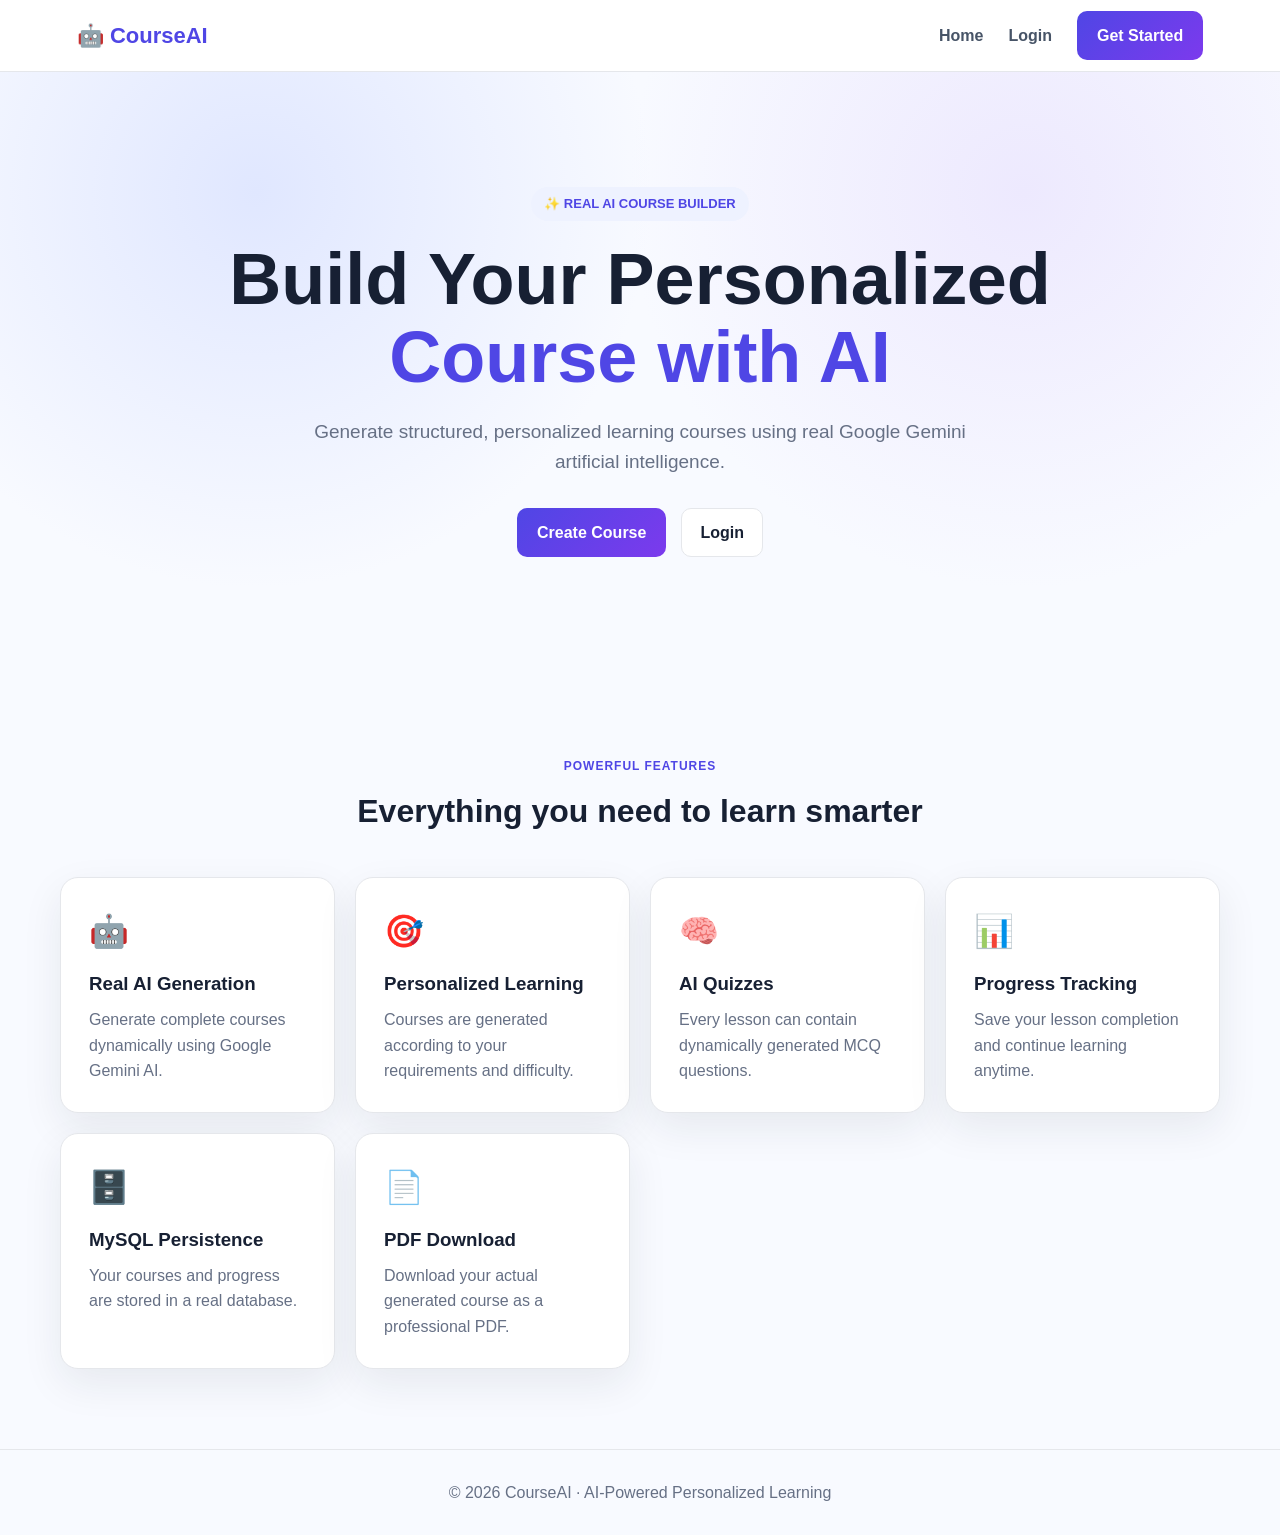
<file: frontend/index.html>
<!DOCTYPE html>
<html lang="en">
<head>
    <meta charset="UTF-8">
    <meta name="viewport"
          content="width=device-width, initial-scale=1.0">

    <title>CourseAI - AI Course Builder</title>

    <link rel="stylesheet"
          href="css/style.css">
</head>

<body>

<header class="navbar">

    <a href="index.html"
       class="logo">
        🤖 CourseAI
    </a>

    <nav>
        <a href="index.html">Home</a>
        <a href="login.html">Login</a>
        <a href="signup.html"
           class="nav-button">
            Get Started
        </a>
    </nav>

</header>

<main>

<section class="hero">

    <div class="hero-content">

        <span class="badge">
            ✨ REAL AI COURSE BUILDER
        </span>

        <h1>
            Build Your Personalized
            <span>Course with AI</span>
        </h1>

        <p>
            Generate structured, personalized
            learning courses using real Google
            Gemini artificial intelligence.
        </p>

        <div class="hero-actions">

            <a href="create-course.html"
               class="primary-btn">
                Create Course
            </a>

            <a href="login.html"
               class="secondary-btn">
                Login
            </a>

        </div>

    </div>

</section>

<section class="features">

    <div class="section-heading">
        <span>POWERFUL FEATURES</span>
        <h2>Everything you need to learn smarter</h2>
    </div>

    <div class="feature-grid">

        <article class="feature-card">
            <div>🤖</div>
            <h3>Real AI Generation</h3>
            <p>
                Generate complete courses dynamically
                using Google Gemini AI.
            </p>
        </article>

        <article class="feature-card">
            <div>🎯</div>
            <h3>Personalized Learning</h3>
            <p>
                Courses are generated according to
                your requirements and difficulty.
            </p>
        </article>

        <article class="feature-card">
            <div>🧠</div>
            <h3>AI Quizzes</h3>
            <p>
                Every lesson can contain dynamically
                generated MCQ questions.
            </p>
        </article>

        <article class="feature-card">
            <div>📊</div>
            <h3>Progress Tracking</h3>
            <p>
                Save your lesson completion and
                continue learning anytime.
            </p>
        </article>

        <article class="feature-card">
            <div>🗄️</div>
            <h3>MySQL Persistence</h3>
            <p>
                Your courses and progress are stored
                in a real database.
            </p>
        </article>

        <article class="feature-card">
            <div>📄</div>
            <h3>PDF Download</h3>
            <p>
                Download your actual generated course
                as a professional PDF.
            </p>
        </article>

    </div>

</section>

</main>

<footer>
    <p>
        © 2026 CourseAI · AI-Powered Personalized Learning
    </p>
</footer>

</body>
</html>
</file>
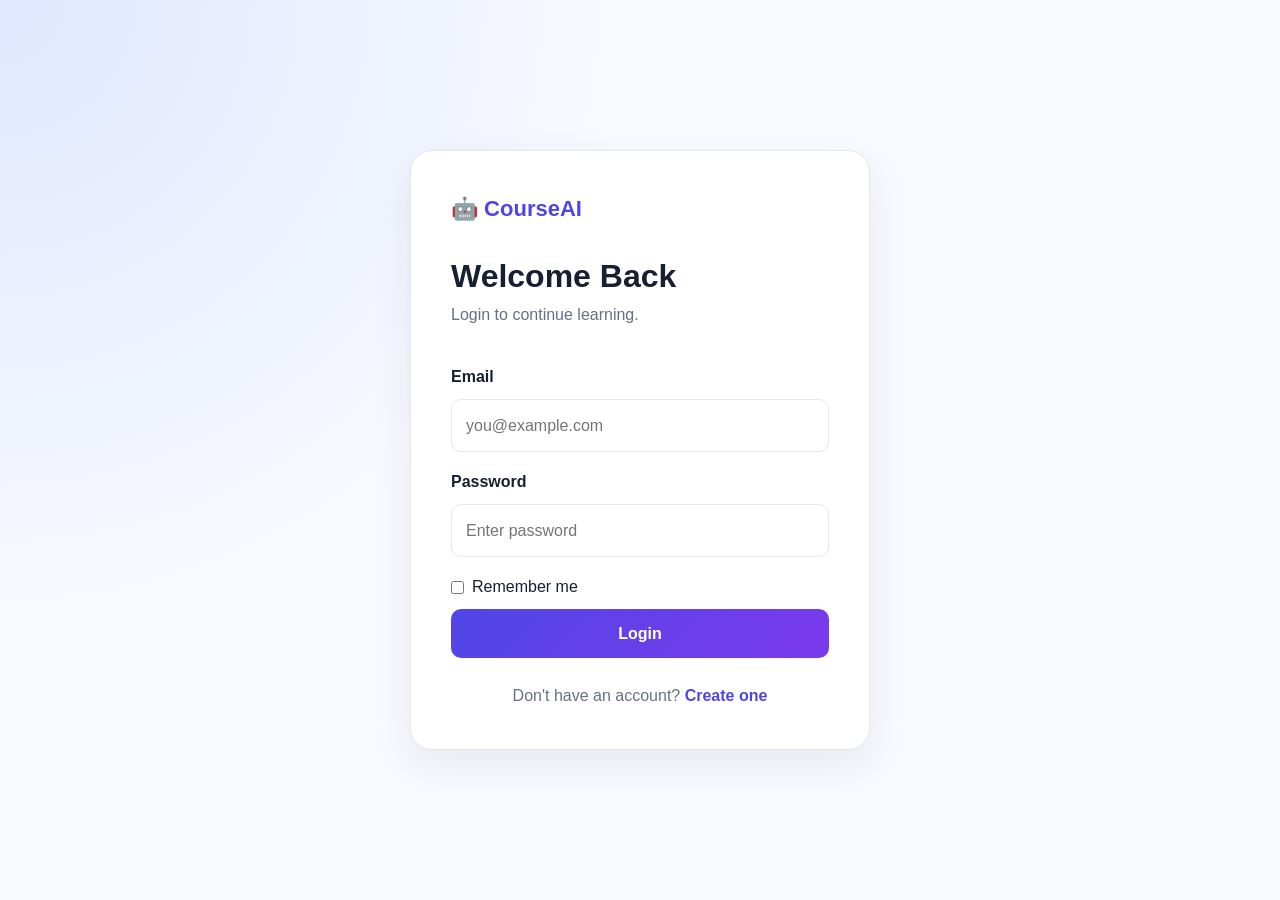
<file: frontend/course.html>
<!DOCTYPE html>
<html lang="en">

<head>

    <meta charset="UTF-8">

    <meta name="viewport"
          content="width=device-width, initial-scale=1.0">

    <title>Course - CourseAI</title>

    <link rel="stylesheet"
          href="css/style.css">

    <link rel="stylesheet"
          href="css/course.css">

</head>

<body>

<header class="navbar">

    <a href="dashboard.html"
       class="logo">
        🤖 CourseAI
    </a>

    <nav>

        <a href="dashboard.html">
            Dashboard
        </a>

        <a href="create-course.html">
            Create Course
        </a>

        <button class="logoutBtn">
            Logout
        </button>

    </nav>

</header>

<main class="course-page">

    <section class="course-header">

        <div>

            <span id="courseCategory"
                  class="course-category">
            </span>

            <h1 id="courseTitle">
                Loading course...
            </h1>

            <p id="courseDescription"></p>

            <div class="course-meta">

                <span>
                    🎯
                    <strong id="courseDifficulty">
                    </strong>
                </span>

                <span>
                    ⏱️
                    <strong id="courseDuration">
                    </strong>
                </span>

            </div>

        </div>

        <button
            id="downloadPdfBtn"
            class="secondary-btn">
            📄 Download Course PDF
        </button>

    </section>

    <div class="course-layout">

        <aside class="course-sidebar">

            <h2>
                Course Content
            </h2>

            <div
                id="chapterList">
            </div>

        </aside>

        <section class="lesson-area">

            <div class="chapter-info">

                <span>
                    CHAPTER
                </span>

                <h2 id="chapterTitle"></h2>

                <p id="chapterDescription"></p>

            </div>

            <article
                id="lessonContent"
                class="lesson-card">

            </article>

            <div
                id="quizContainer">
            </div>

            <div class="lesson-navigation">

                <button
                    id="previousLessonBtn"
                    class="secondary-btn">
                    ← Previous
                </button>

                <button
                    id="markCompleteBtn"
                    class="primary-btn">
                    ✓ Mark as Complete
                </button>

                <button
                    id="nextLessonBtn"
                    class="secondary-btn">
                    Next →
                </button>

            </div>

        </section>

    </div>

</main>

<script src="js/api.js"></script>
<script src="js/auth.js"></script>
<script src="js/course.js"></script>

</body>
</html>
</file>
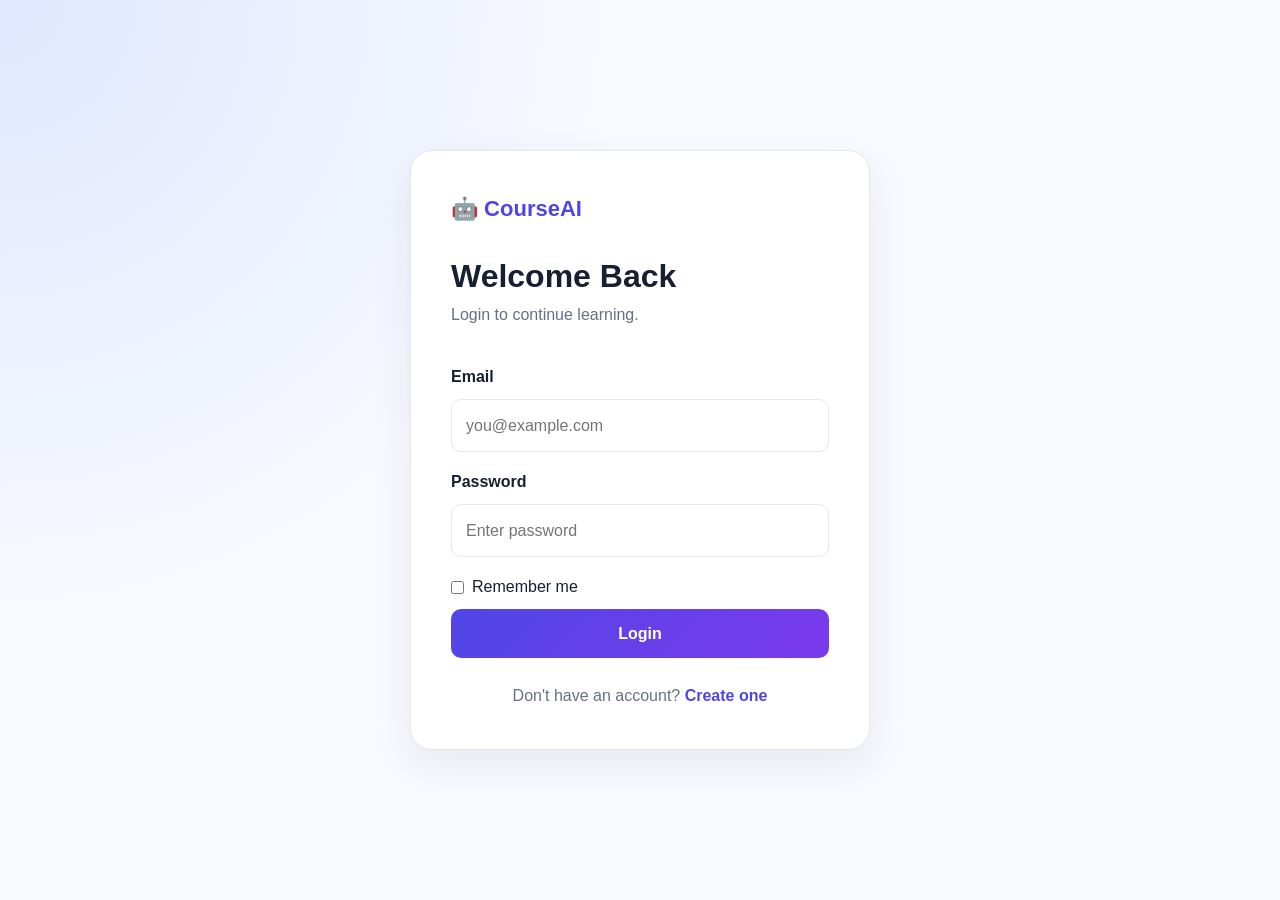
<file: frontend/create-course.html>
<!DOCTYPE html>
<html lang="en">

<head>

    <meta charset="UTF-8">

    <meta name="viewport"
          content="width=device-width, initial-scale=1.0">

    <title>Create Course - CourseAI</title>

    <link rel="stylesheet"
          href="css/style.css">

    <link rel="stylesheet"
          href="css/create-course.css">

</head>

<body>

<header class="navbar">

    <a href="dashboard.html"
       class="logo">
        🤖 CourseAI
    </a>

    <nav>

        <a href="dashboard.html">
            Dashboard
        </a>

        <a href="profile.html">
            Profile
        </a>

        <button class="logoutBtn">
            Logout
        </button>

    </nav>

</header>

<main class="create-page">

    <div class="create-header">

        <span class="badge">
            🤖 AI COURSE BUILDER
        </span>

        <h1>
            Create Your Course
        </h1>

        <p>
            Tell Gemini what you want to learn.
            CourseAI will generate the complete
            course dynamically.
        </p>

    </div>

    <form
        id="courseForm"
        class="course-form">

        <div class="form-group">

            <label>
                Course Title *
            </label>

            <input
                type="text"
                id="courseTitle"
                placeholder="Example: Python Programming"
                required>

        </div>

        <div class="form-group">

            <label>
                Category *
            </label>

            <input
                type="text"
                id="category"
                placeholder="Example: Programming"
                required>

        </div>

        <div class="form-group">

            <label>
                Difficulty *
            </label>

            <select
                id="difficulty"
                required>

                <option value="Beginner">
                    Beginner
                </option>

                <option value="Intermediate">
                    Intermediate
                </option>

                <option value="Advanced">
                    Advanced
                </option>

            </select>

        </div>

        <div class="form-group">

            <label>
                Learning Duration *
            </label>

            <input
                type="text"
                id="duration"
                placeholder="Example: 4 weeks"
                required>

        </div>

        <div class="form-group">

            <label>
                Number of Chapters *
            </label>

            <input
                type="number"
                id="chapters"
                min="1"
                max="30"
                value="8"
                required>

        </div>

        <div class="form-group full">

            <label>
                Additional Requirements
            </label>

            <textarea
                id="requirements"
                rows="6"
                placeholder="Tell AI what you want included..."></textarea>

        </div>

        <button
            id="generateBtn"
            type="submit"
            class="primary-btn generate-btn">

            ✨ Generate Course with AI

        </button>

        <div
            id="generationLoading"
            class="generation-loading">

            <div class="spinner"></div>

            <h3>
                Gemini AI is creating your course...
            </h3>

            <p>
                Creating chapters, lessons,
                examples and quizzes.
            </p>

        </div>

    </form>

</main>

<script src="js/api.js"></script>
<script src="js/auth.js"></script>
<script src="js/create-course.js"></script>

</body>
</html>
</file>
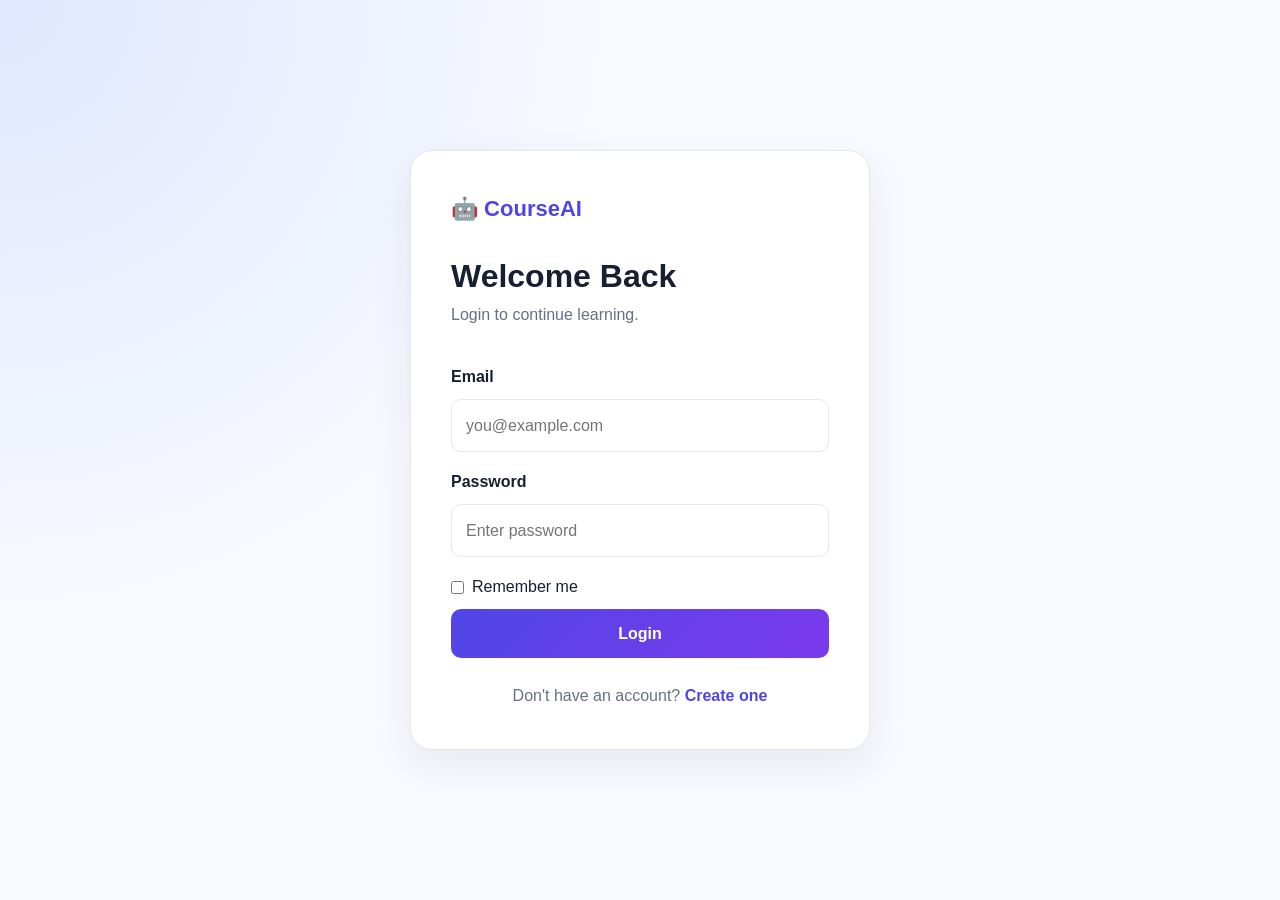
<file: frontend/dashboard.html>
<!DOCTYPE html>
<html lang="en">
<head>
    <meta charset="UTF-8">

    <meta name="viewport"
          content="width=device-width, initial-scale=1.0">

    <title>Dashboard - CourseAI</title>

    <link rel="stylesheet"
          href="css/style.css">

    <link rel="stylesheet"
          href="css/dashboard.css">
</head>

<body>

<header class="navbar">

    <a href="dashboard.html"
       class="logo">
        🤖 CourseAI
    </a>

    <nav>

        <a href="dashboard.html">
            Dashboard
        </a>

        <a href="create-course.html">
            Create Course
        </a>

        <a href="profile.html">
            Profile
        </a>

        <button class="logoutBtn">
            Logout
        </button>

    </nav>

</header>

<main class="dashboard">

    <section class="dashboard-header">

        <div>

            <p class="eyebrow">
                YOUR LEARNING SPACE
            </p>

            <h1>
                Welcome,
                <span data-user-name>
                    Student
                </span> 👋
            </h1>

            <p>
                Continue your AI-powered learning journey.
            </p>

        </div>

        <a href="create-course.html"
           class="primary-btn">
            + Create New Course
        </a>

    </section>

    <section class="stats-grid">

        <div class="stat-card">
            <span>📚</span>
            <strong id="totalCourses">0</strong>
            <p>Total Courses</p>
        </div>

        <div class="stat-card">
            <span>✅</span>
            <strong id="completedCourses">0</strong>
            <p>Completed</p>
        </div>

        <div class="stat-card">
            <span>🚀</span>
            <strong id="inProgressCourses">0</strong>
            <p>In Progress</p>
        </div>

        <div class="stat-card">
            <span>📖</span>
            <strong id="lessonsCompleted">0</strong>
            <p>Lessons Completed</p>
        </div>

    </section>

    <section>

        <div class="section-heading inline-heading">

            <div>
                <span>MY COURSES</span>
                <h2>Your Courses</h2>
            </div>

            <a href="create-course.html">
                Create Course →
            </a>

        </div>

        <div
            id="coursesContainer"
            class="course-grid">

        </div>

    </section>

</main>

<script src="js/api.js"></script>
<script src="js/auth.js"></script>
<script src="js/dashboard.js"></script>

</body>
</html>
</file>
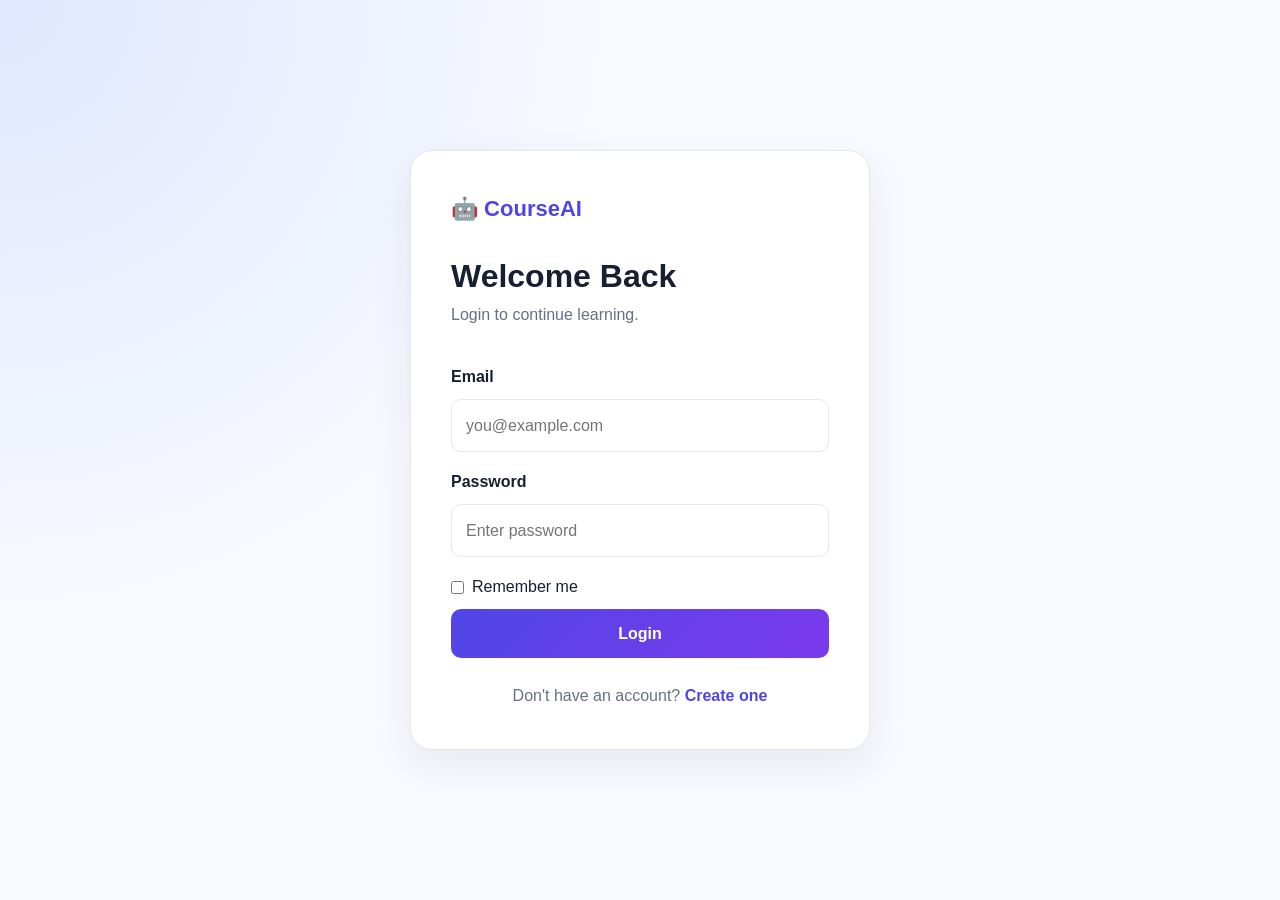
<file: frontend/login.html>
<!DOCTYPE html>
<html lang="en">
<head>
    <meta charset="UTF-8">
    <meta name="viewport"
          content="width=device-width, initial-scale=1.0">

    <title>Login - CourseAI</title>

    <link rel="stylesheet"
          href="css/style.css">

    <link rel="stylesheet"
          href="css/auth.css">
</head>

<body class="auth-page">

<div class="auth-card">

    <a href="index.html"
       class="logo">
        🤖 CourseAI
    </a>

    <h1>Welcome Back</h1>

    <p class="auth-subtitle">
        Login to continue learning.
    </p>

    <form id="loginForm">

        <label>Email</label>

        <input
            type="email"
            id="email"
            placeholder="you@example.com"
            required>

        <label>Password</label>

        <input
            type="password"
            id="password"
            placeholder="Enter password"
            required>

        <label class="checkbox-row">

            <input
                type="checkbox"
                id="rememberMe">

            Remember me

        </label>

        <button
            type="submit"
            class="primary-btn">
            Login
        </button>

    </form>

    <p class="auth-bottom">
        Don't have an account?
        <a href="signup.html">
            Create one
        </a>
    </p>

</div>

<script src="js/api.js"></script>
<script src="js/auth.js"></script>

</body>
</html>
</file>
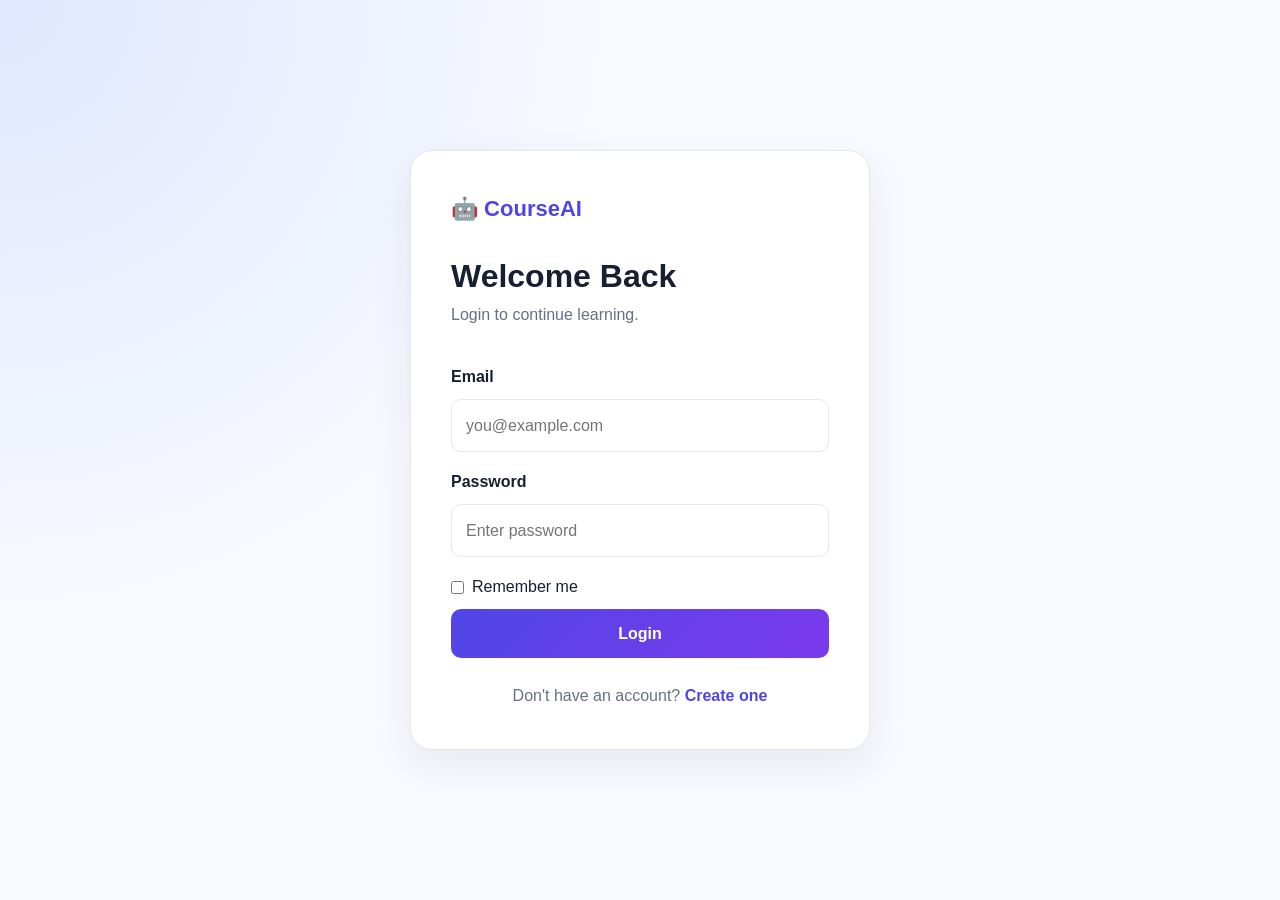
<file: frontend/profile.html>
<!DOCTYPE html>
<html lang="en">

<head>

    <meta charset="UTF-8">

    <meta name="viewport"
          content="width=device-width, initial-scale=1.0">

    <title>Profile - CourseAI</title>

    <link rel="stylesheet"
          href="css/style.css">

</head>

<body>

<header class="navbar">

    <a href="dashboard.html"
       class="logo">
        🤖 CourseAI
    </a>

    <nav>

        <a href="dashboard.html">
            Dashboard
        </a>

        <a href="create-course.html">
            Create Course
        </a>

        <button class="logoutBtn">
            Logout
        </button>

    </nav>

</header>

<main class="profile-page">

    <div class="profile-card">

        <div class="profile-avatar">
            👤
        </div>

        <h1 id="profileName">
            User
        </h1>

        <p id="profileEmail">
            -
        </p>

        <span id="profileRole"
              class="badge">
            student
        </span>

        <hr>

        <div class="profile-info">

            <label>Full Name</label>

            <input
                id="fullName"
                type="text"
                readonly>

            <label>Email</label>

            <input
                id="email"
                type="email"
                readonly>

        </div>

    </div>

</main>

<script src="js/api.js"></script>
<script src="js/auth.js"></script>
<script src="js/profile.js"></script>

</body>
</html>
</file>
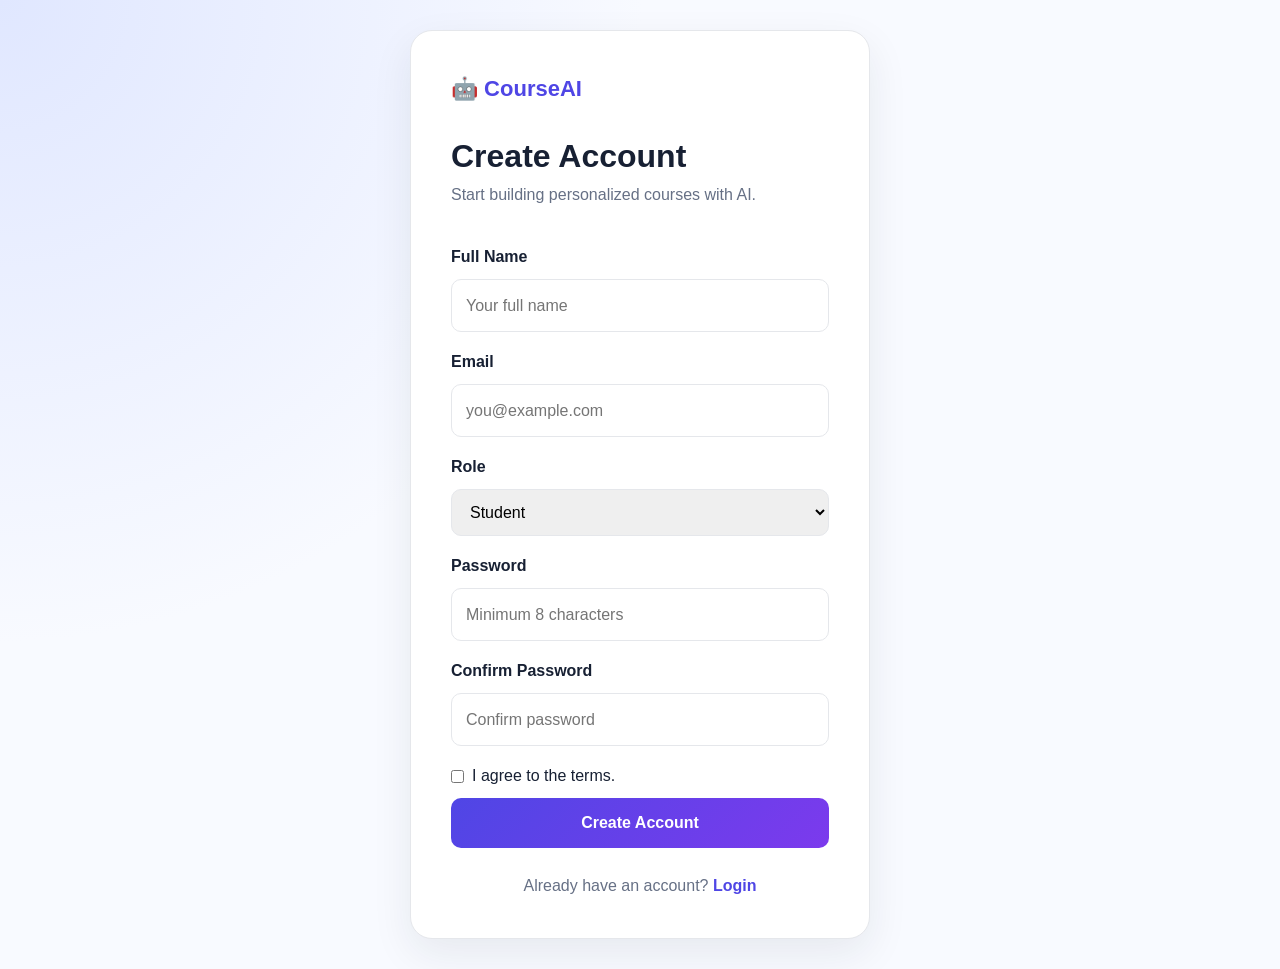
<file: frontend/signup.html>
<!DOCTYPE html>
<html lang="en">
<head>
    <meta charset="UTF-8">
    <meta name="viewport"
          content="width=device-width, initial-scale=1.0">

    <title>Create Account - CourseAI</title>

    <link rel="stylesheet"
          href="css/style.css">

    <link rel="stylesheet"
          href="css/auth.css">
</head>

<body class="auth-page">

<div class="auth-card">

    <a href="index.html"
       class="logo">
        🤖 CourseAI
    </a>

    <h1>Create Account</h1>

    <p class="auth-subtitle">
        Start building personalized courses with AI.
    </p>

    <form id="signupForm">

        <label>Full Name</label>

        <input
            type="text"
            id="fullName"
            placeholder="Your full name"
            required>

        <label>Email</label>

        <input
            type="email"
            id="email"
            placeholder="you@example.com"
            required>

        <label>Role</label>

        <select id="role">

            <option value="student">
                Student
            </option>

            <option value="instructor">
                Instructor
            </option>

        </select>

        <label>Password</label>

        <input
            type="password"
            id="password"
            placeholder="Minimum 8 characters"
            required>

        <label>Confirm Password</label>

        <input
            type="password"
            id="confirmPassword"
            placeholder="Confirm password"
            required>

        <label class="checkbox-row">

            <input
                type="checkbox"
                id="terms">

            I agree to the terms.

        </label>

        <button
            type="submit"
            class="primary-btn">
            Create Account
        </button>

    </form>

    <p class="auth-bottom">
        Already have an account?
        <a href="login.html">
            Login
        </a>
    </p>

</div>

<script src="js/api.js"></script>
<script src="js/auth.js"></script>

</body>
</html>
</file>
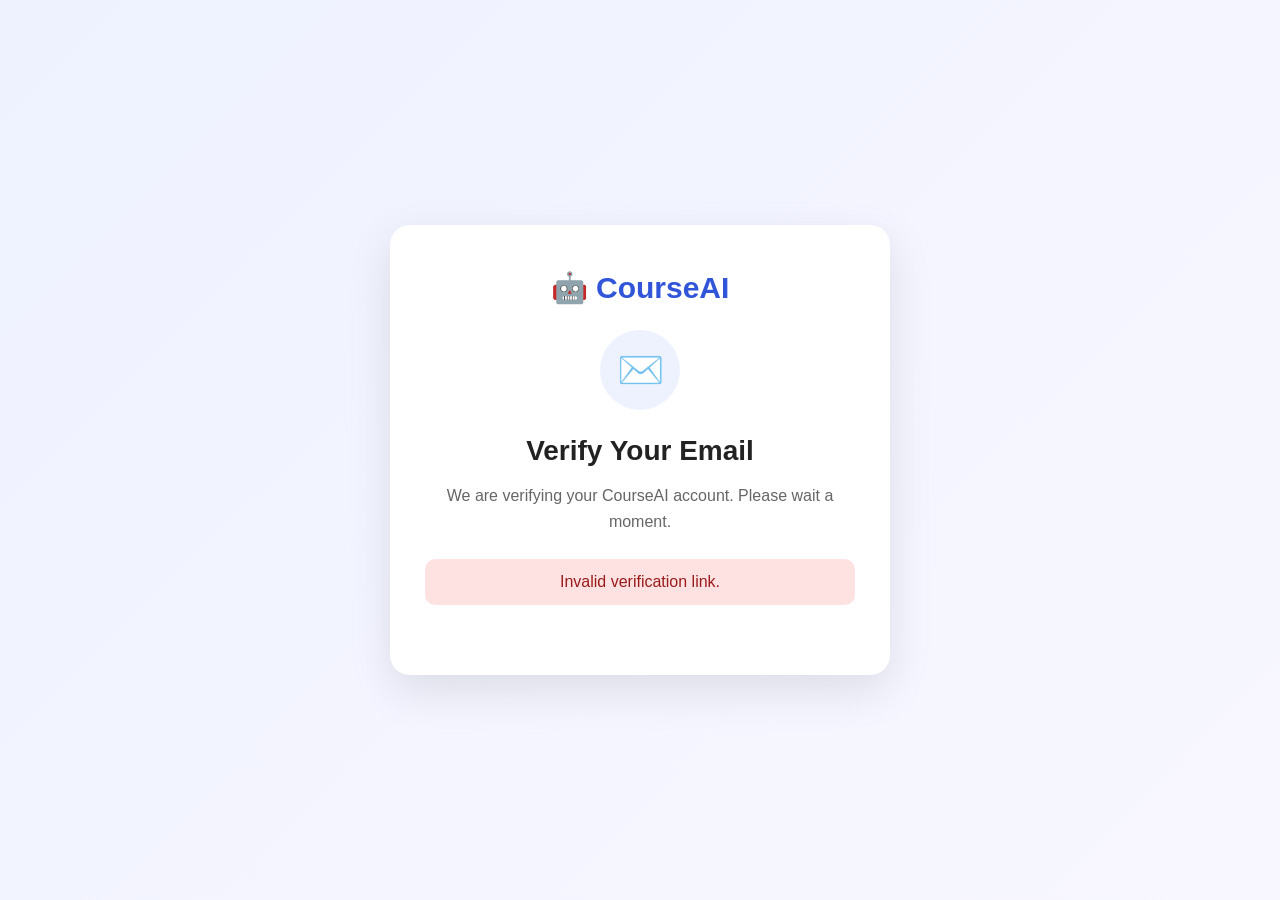
<file: frontend/verify-email.html>
<!DOCTYPE html>
<html lang="en">

<head>

    <meta charset="UTF-8">

    <meta
        name="viewport"
        content="width=device-width, initial-scale=1.0"
    >

    <title>Verify Email - CourseAI</title>

    <style>

        * {
            box-sizing: border-box;
        }

        body {
            margin: 0;
            min-height: 100vh;

            display: flex;
            justify-content: center;
            align-items: center;

            padding: 20px;

            font-family:
                Arial,
                Helvetica,
                sans-serif;

            background:
                linear-gradient(
                    135deg,
                    #eef2ff,
                    #f8f7ff
                );
        }

        .verify-card {
            width: 100%;
            max-width: 500px;

            background: white;

            padding: 45px 35px;

            border-radius: 20px;

            text-align: center;

            box-shadow:
                0 15px 45px
                rgba(0, 0, 0, 0.10);
        }

        .logo {
            font-size: 30px;

            font-weight: 800;

            color: #3155D9;

            margin-bottom: 10px;
        }

        .icon {
            width: 80px;
            height: 80px;

            margin: 25px auto;

            display: flex;
            align-items: center;
            justify-content: center;

            border-radius: 50%;

            background: #eef2ff;

            font-size: 38px;
        }

        h1 {
            margin: 10px 0;

            font-size: 28px;

            color: #222;
        }

        p {
            color: #666;

            line-height: 1.6;

            margin-bottom: 25px;
        }

        .status {
            padding: 14px 18px;

            border-radius: 10px;

            background: #f3f4f6;

            color: #555;

            margin-bottom: 25px;
        }

        .success {
            background: #dcfce7;

            color: #166534;
        }

        .error {
            background: #fee2e2;

            color: #991b1b;
        }

        .login-btn {
            display: none;

            padding: 13px 28px;

            border-radius: 10px;

            background: #3155D9;

            color: white;

            text-decoration: none;

            font-weight: 700;
        }

        .login-btn:hover {
            background: #2645b8;
        }

        .loader {
            width: 35px;
            height: 35px;

            margin: 25px auto;

            border: 4px solid #e5e7eb;

            border-top-color: #3155D9;

            border-radius: 50%;

            animation:
                spin 0.8s linear infinite;
        }

        @keyframes spin {

            to {
                transform: rotate(360deg);
            }

        }

    </style>

</head>


<body>

    <div class="verify-card">

        <div class="logo">
            🤖 CourseAI
        </div>

        <div class="icon">
            ✉️
        </div>

        <h1>
            Verify Your Email
        </h1>

        <p>
            We are verifying your CourseAI account.
            Please wait a moment.
        </p>

        <div
            id="loader"
            class="loader"
        ></div>

        <div
            id="status"
            class="status"
        >
            Verifying your email...
        </div>

        <a
            id="loginButton"
            class="login-btn"
            href="login.html"
        >
            Go to Login
        </a>

    </div>


    <script>

        async function verifyEmail() {

            const status =
                document.getElementById(
                    "status"
                );

            const loader =
                document.getElementById(
                    "loader"
                );

            const loginButton =
                document.getElementById(
                    "loginButton"
                );


            const params =
                new URLSearchParams(
                    window.location.search
                );


            const token =
                params.get("token");


            if (!token) {

                loader.style.display =
                    "none";

                status.textContent =
                    "Invalid verification link.";

                status.className =
                    "status error";

                return;
            }


            try {

                const response =
                    await fetch(
                        `/api/auth/verify/${encodeURIComponent(token)}`
                    );


                const result =
                    await response.json();


                loader.style.display =
                    "none";


                if (result.success) {

                    status.textContent =
                        result.message ||
                        "Email verified successfully.";

                    status.className =
                        "status success";

                    loginButton.style.display =
                        "inline-block";

                } else {

                    status.textContent =
                        result.message ||
                        "Email verification failed.";

                    status.className =
                        "status error";
                }


            } catch (error) {

                console.error(
                    "Verification error:",
                    error
                );

                loader.style.display =
                    "none";

                status.textContent =
                    "Unable to verify email. Please try again.";

                status.className =
                    "status error";
            }

        }


        document.addEventListener(
            "DOMContentLoaded",
            verifyEmail
        );

    </script>

</body>

</html>
</file>
<file: frontend/css/style.css>
* {
    box-sizing: border-box;
    margin: 0;
    padding: 0;
}

:root {
    --primary: #4f46e5;
    --primary-dark: #3730a3;
    --purple: #7c3aed;
    --text: #172033;
    --muted: #667085;
    --border: #e5e7eb;
    --background: #f8faff;
    --white: #ffffff;
    --danger: #dc2626;
    --success: #16a34a;
    --shadow:
        0 15px 40px rgba(31, 41, 55, 0.08);
}

body {
    font-family:
        Inter,
        Segoe UI,
        Arial,
        sans-serif;

    color: var(--text);
    background: var(--background);
    line-height: 1.6;
}

a {
    color: inherit;
    text-decoration: none;
}

button,
input,
textarea,
select {
    font: inherit;
}

button {
    cursor: pointer;
}

.navbar {
    height: 72px;
    padding: 0 6%;
    background: white;
    border-bottom: 1px solid var(--border);

    display: flex;
    align-items: center;
    justify-content: space-between;

    position: sticky;
    top: 0;
    z-index: 100;
}

.logo {
    font-size: 22px;
    font-weight: 800;
    color: var(--primary);
}

.navbar nav {
    display: flex;
    align-items: center;
    gap: 25px;
}

.navbar nav a {
    color: #475467;
    font-weight: 600;
}

.nav-button,
.primary-btn {
    display: inline-flex;
    justify-content: center;
    align-items: center;

    border: 0;
    border-radius: 10px;

    padding: 12px 20px;

    background:
        linear-gradient(
            135deg,
            var(--primary),
            var(--purple)
        );

    color: white !important;
    font-weight: 700;

    transition: 0.2s;
}

.primary-btn:hover {
    transform: translateY(-2px);
}

.primary-btn:disabled {
    opacity: 0.6;
    cursor: not-allowed;
    transform: none;
}

.secondary-btn {
    display: inline-flex;
    justify-content: center;
    align-items: center;

    padding: 11px 18px;

    border-radius: 10px;
    border: 1px solid var(--border);

    background: white;
    color: var(--text);

    font-weight: 700;
}

.logoutBtn {
    border: 0;
    background: transparent;
    color: var(--danger);
    font-weight: 700;
}

.hero {
    min-height: 600px;

    display: flex;
    align-items: center;
    justify-content: center;

    padding: 80px 6%;

    background:
        radial-gradient(
            circle at 20% 20%,
            #e0e7ff,
            transparent 35%
        ),
        radial-gradient(
            circle at 80% 20%,
            #ede9fe,
            transparent 35%
        );
}

.hero-content {
    max-width: 850px;
    text-align: center;
}

.badge {
    display: inline-block;

    padding: 7px 13px;

    border-radius: 30px;

    background: #eef2ff;
    color: var(--primary);

    font-size: 13px;
    font-weight: 800;
}

.hero h1 {
    font-size: clamp(
        42px,
        7vw,
        72px
    );

    line-height: 1.08;
    margin: 20px 0;
}

.hero h1 span {
    color: var(--primary);
}

.hero p {
    max-width: 700px;
    margin: auto;

    color: var(--muted);
    font-size: 19px;
}

.hero-actions {
    margin-top: 30px;

    display: flex;
    justify-content: center;
    gap: 15px;
}

.features {
    max-width: 1200px;
    margin: auto;
    padding: 80px 20px;
}

.section-heading {
    text-align: center;
    margin-bottom: 40px;
}

.section-heading > span,
.eyebrow {
    color: var(--primary);
    font-size: 12px;
    font-weight: 800;
    letter-spacing: 1px;
}

.section-heading h2 {
    margin-top: 8px;
    font-size: 32px;
}

.feature-grid {
    display: grid;

    grid-template-columns:
        repeat(
            auto-fit,
            minmax(250px, 1fr)
        );

    gap: 20px;
}

.feature-card {
    background: white;
    border: 1px solid var(--border);
    border-radius: 18px;
    padding: 28px;

    box-shadow: var(--shadow);
}

.feature-card > div {
    font-size: 32px;
    margin-bottom: 12px;
}

.feature-card h3 {
    margin-bottom: 8px;
}

.feature-card p {
    color: var(--muted);
}

footer {
    text-align: center;
    padding: 30px;
    color: var(--muted);
    border-top: 1px solid var(--border);
}

.toast {
    position: fixed;

    right: 25px;
    bottom: 25px;

    padding: 14px 20px;

    border-radius: 10px;

    background: #172033;
    color: white;

    opacity: 0;
    transform: translateY(20px);

    transition: 0.3s;

    z-index: 9999;
}

.toast.show {
    opacity: 1;
    transform: translateY(0);
}

.toast-error {
    background: #b91c1c;
}

.toast-success {
    background: #15803d;
}

.empty-state {
    grid-column: 1 / -1;

    padding: 70px 20px;
    text-align: center;

    background: white;
    border: 1px dashed var(--border);
    border-radius: 18px;
}

.empty-icon {
    font-size: 45px;
    margin-bottom: 10px;
}

@media (max-width: 700px) {

    .navbar {
        padding: 0 20px;
    }

    .navbar nav {
        gap: 10px;
    }

    .navbar nav a:not(.nav-button) {
        display: none;
    }

    .hero {
        padding: 60px 20px;
    }

    .hero-actions {
        flex-direction: column;
    }
}
</file>
<file: frontend/css/course.css>
.course-page {
    max-width: 1300px;
    margin: auto;
    padding: 40px 20px;
}

.course-header {
    background: white;

    border: 1px solid var(--border);
    border-radius: 20px;

    padding: 30px;

    display: flex;
    justify-content: space-between;
    gap: 30px;

    margin-bottom: 25px;

    box-shadow: var(--shadow);
}

.course-header h1 {
    font-size: 38px;
    margin: 10px 0;
}

.course-header p {
    color: var(--muted);
    max-width: 800px;
}

.course-layout {
    display: grid;

    grid-template-columns:
        280px
        1fr;

    gap: 25px;

    align-items: start;
}

.course-sidebar {
    background: white;

    border: 1px solid var(--border);
    border-radius: 16px;

    padding: 20px;

    position: sticky;
    top: 95px;
}

.course-sidebar h2 {
    font-size: 18px;
    margin-bottom: 15px;
}

.chapter-item {
    width: 100%;

    border: 1px solid var(--border);
    background: white;

    border-radius: 10px;

    padding: 12px;

    margin-bottom: 9px;

    text-align: left;
}

.chapter-item span {
    display: block;

    color: var(--primary);

    font-size: 11px;
    font-weight: 800;
}

.chapter-item strong {
    display: block;
    margin-top: 3px;
}

.chapter-item.active {
    background: #eef2ff;
    border-color: #a5b4fc;
}

.lesson-area {
    min-width: 0;
}

.chapter-info {
    margin-bottom: 20px;
}

.chapter-info > span {
    color: var(--primary);
    font-size: 12px;
    font-weight: 800;
}

.chapter-info h2 {
    font-size: 30px;
    margin: 5px 0;
}

.chapter-info p {
    color: var(--muted);
}

.lesson-card {
    background: white;

    border: 1px solid var(--border);
    border-radius: 18px;

    padding: 30px;

    box-shadow: var(--shadow);
}

.lesson-card h2,
.lesson-card h3 {
    margin-bottom: 15px;
}

.lesson-text {
    line-height: 1.85;
}

.examples-section {
    margin-top: 30px;

    padding: 20px;

    background: #f8faff;

    border-radius: 14px;
}

.quiz-section {
    margin-top: 25px;

    background: white;

    border: 1px solid var(--border);
    border-radius: 18px;

    padding: 25px;

    box-shadow: var(--shadow);
}

.quiz-section h2 {
    margin-bottom: 20px;
}

.quiz-question {
    margin-bottom: 25px;
}

.quiz-question h3 {
    font-size: 17px;
    margin-bottom: 12px;
}

.quiz-options {
    display: grid;
    gap: 8px;
}

.quiz-options label {
    display: flex;
    gap: 10px;

    padding: 12px;

    border: 1px solid var(--border);
    border-radius: 10px;

    cursor: pointer;
}

.quiz-options label:hover {
    background: #f8faff;
}

.quiz-result {
    margin-top: 18px;

    padding: 15px;

    background: #eef2ff;

    border-radius: 10px;
}

.lesson-navigation {
    display: flex;
    justify-content: space-between;
    gap: 10px;

    margin-top: 25px;
}

.profile-page {
    max-width: 700px;
    margin: auto;
    padding: 60px 20px;
}

.profile-card {
    background: white;

    border: 1px solid var(--border);
    border-radius: 20px;

    padding: 40px;

    text-align: center;

    box-shadow: var(--shadow);
}

.profile-avatar {
    width: 80px;
    height: 80px;

    display: grid;
    place-items: center;

    margin: auto;

    border-radius: 50%;

    background: #eef2ff;

    font-size: 35px;
}

.profile-card h1 {
    margin-top: 15px;
}

.profile-card > p {
    color: var(--muted);
}

.profile-card hr {
    border: 0;
    border-top: 1px solid var(--border);
    margin: 30px 0;
}

.profile-info {
    display: grid;
    gap: 8px;
    text-align: left;
}

.profile-info label {
    font-weight: 700;
    margin-top: 10px;
}

.profile-info input {
    padding: 13px;

    border: 1px solid var(--border);
    border-radius: 10px;
}

@media (max-width: 850px) {

    .course-layout {
        grid-template-columns: 1fr;
    }

    .course-sidebar {
        position: static;
    }

    .course-header {
        flex-direction: column;
    }
}

@media (max-width: 600px) {

    .course-header h1 {
        font-size: 30px;
    }

    .lesson-navigation {
        flex-direction: column;
    }

    .lesson-navigation button {
        width: 100%;
    }
}
</file>
<file: frontend/css/create-course.css>
.create-page {
    max-width: 900px;
    margin: auto;
    padding: 60px 20px;
}

.create-header {
    text-align: center;
    margin-bottom: 35px;
}

.create-header h1 {
    font-size: 42px;
    margin: 15px 0 8px;
}

.create-header p {
    color: var(--muted);
}

.course-form {
    display: grid;

    grid-template-columns:
        repeat(2, 1fr);

    gap: 22px;

    background: white;

    border: 1px solid var(--border);
    border-radius: 20px;

    padding: 30px;

    box-shadow: var(--shadow);
}

.form-group {
    display: flex;
    flex-direction: column;
    gap: 8px;
}

.form-group.full {
    grid-column: 1 / -1;
}

.form-group label {
    font-weight: 700;
}

.form-group input,
.form-group select,
.form-group textarea {
    width: 100%;

    border: 1px solid var(--border);
    border-radius: 10px;

    padding: 13px 14px;

    outline: none;

    resize: vertical;
}

.form-group input:focus,
.form-group select:focus,
.form-group textarea:focus {
    border-color: var(--primary);
}

.generate-btn {
    grid-column: 1 / -1;
    font-size: 16px;
}

.generation-loading {
    grid-column: 1 / -1;

    display: none;

    text-align: center;

    padding: 30px;

    border-radius: 15px;

    background: #eef2ff;
}

.generation-loading.show {
    display: block;
}

.generation-loading p {
    color: var(--muted);
}

.spinner {
    width: 42px;
    height: 42px;

    margin: 0 auto 15px;

    border: 4px solid #c7d2fe;
    border-top-color: var(--primary);

    border-radius: 50%;

    animation:
        spin 0.8s linear infinite;
}

@keyframes spin {

    to {
        transform: rotate(360deg);
    }
}

@media (max-width: 700px) {

    .course-form {
        grid-template-columns: 1fr;
    }

    .form-group.full,
    .generate-btn,
    .generation-loading {
        grid-column: auto;
    }
}
</file>
<file: frontend/css/dashboard.css>
.dashboard {
    max-width: 1250px;
    margin: auto;
    padding: 50px 20px;
}

.dashboard-header {
    display: flex;
    justify-content: space-between;
    align-items: center;
    gap: 25px;

    margin-bottom: 35px;
}

.dashboard-header h1 {
    font-size: 38px;
    margin: 8px 0;
}

.dashboard-header p {
    color: var(--muted);
}

.stats-grid {
    display: grid;

    grid-template-columns:
        repeat(
            4,
            1fr
        );

    gap: 18px;

    margin-bottom: 50px;
}

.stat-card {
    background: white;

    border: 1px solid var(--border);
    border-radius: 16px;

    padding: 25px;

    box-shadow: var(--shadow);
}

.stat-card span {
    font-size: 25px;
}

.stat-card strong {
    display: block;

    margin-top: 10px;

    font-size: 30px;
}

.stat-card p {
    color: var(--muted);
}

.inline-heading {
    display: flex;
    justify-content: space-between;
    align-items: end;

    text-align: left;
}

.inline-heading a {
    color: var(--primary);
    font-weight: 700;
}

.course-grid {
    display: grid;

    grid-template-columns:
        repeat(
            auto-fit,
            minmax(290px, 1fr)
        );

    gap: 22px;
}

.course-card {
    background: white;

    border: 1px solid var(--border);
    border-radius: 18px;

    padding: 23px;

    box-shadow: var(--shadow);
}

.course-card-top {
    display: flex;
    justify-content: space-between;
    align-items: center;
}

.course-category {
    color: var(--primary);
    font-weight: 800;
    font-size: 13px;
}

.delete-course {
    border: 0;
    background: #fee2e2;
    border-radius: 8px;
    padding: 7px;
}

.course-card h3 {
    font-size: 21px;
    margin: 14px 0 8px;
}

.course-card > p {
    color: var(--muted);

     display: -webkit-box;
    -webkit-line-clamp: 3;
    -webkit-box-orient: vertical;

    overflow: hidden;
}

.course-meta {
    display: flex;
    flex-wrap: wrap;
    gap: 12px;

    margin: 18px 0;

    color: var(--muted);
    font-size: 14px;
}

.progress-info {
    display: flex;
    justify-content: space-between;

    font-size: 13px;

    margin-bottom: 6px;
}

.progress-bar {
    height: 8px;

    background: #e5e7eb;

    border-radius: 20px;

    overflow: hidden;
}

.progress-fill {
    height: 100%;

    background:
        linear-gradient(
            90deg,
            var(--primary),
            var(--purple)
        );
}

.course-actions {
    display: flex;
    gap: 10px;

    margin-top: 20px;
}

.course-actions .primary-btn {
    flex: 1;
}

.pdf-btn {
    border: 1px solid var(--border);
    background: white;
    border-radius: 10px;
    padding: 10px 14px;
    font-weight: 700;
}

@media (max-width: 800px) {

    .stats-grid {
        grid-template-columns:
            repeat(2, 1fr);
    }

    .dashboard-header {
        flex-direction: column;
        align-items: flex-start;
    }
}
</file>
<file: frontend/css/auth.css>
.auth-page {
    min-height: 100vh;

    display: flex;
    justify-content: center;
    align-items: center;

    padding: 30px;

    background:
        radial-gradient(
            circle at top left,
            #e0e7ff,
            transparent 40%
        ),
        #f8faff;
}

.auth-card {
    width: 100%;
    max-width: 460px;

    background: white;

    padding: 40px;

    border-radius: 22px;

    box-shadow: var(--shadow);
    border: 1px solid var(--border);
}

.auth-card .logo {
    display: inline-block;
    margin-bottom: 25px;
}

.auth-card h1 {
    font-size: 32px;
}

.auth-subtitle {
    color: var(--muted);
    margin-bottom: 28px;
}

.auth-card form {
    display: grid;
    gap: 9px;
}

.auth-card label {
    margin-top: 8px;
    font-weight: 700;
}

.auth-card input,
.auth-card select {
    width: 100%;

    padding: 13px 14px;

    border: 1px solid var(--border);
    border-radius: 10px;

    outline: none;
}

.auth-card input:focus,
.auth-card select:focus {
    border-color: var(--primary);
}

.checkbox-row {
    display: flex !important;
    align-items: center;
    gap: 8px;
    font-weight: 500 !important;
}

.checkbox-row input {
    width: auto;
}

.auth-bottom {
    margin-top: 25px;
    text-align: center;
    color: var(--muted);
}

.auth-bottom a {
    color: var(--primary);
    font-weight: 700;
}
</file>
